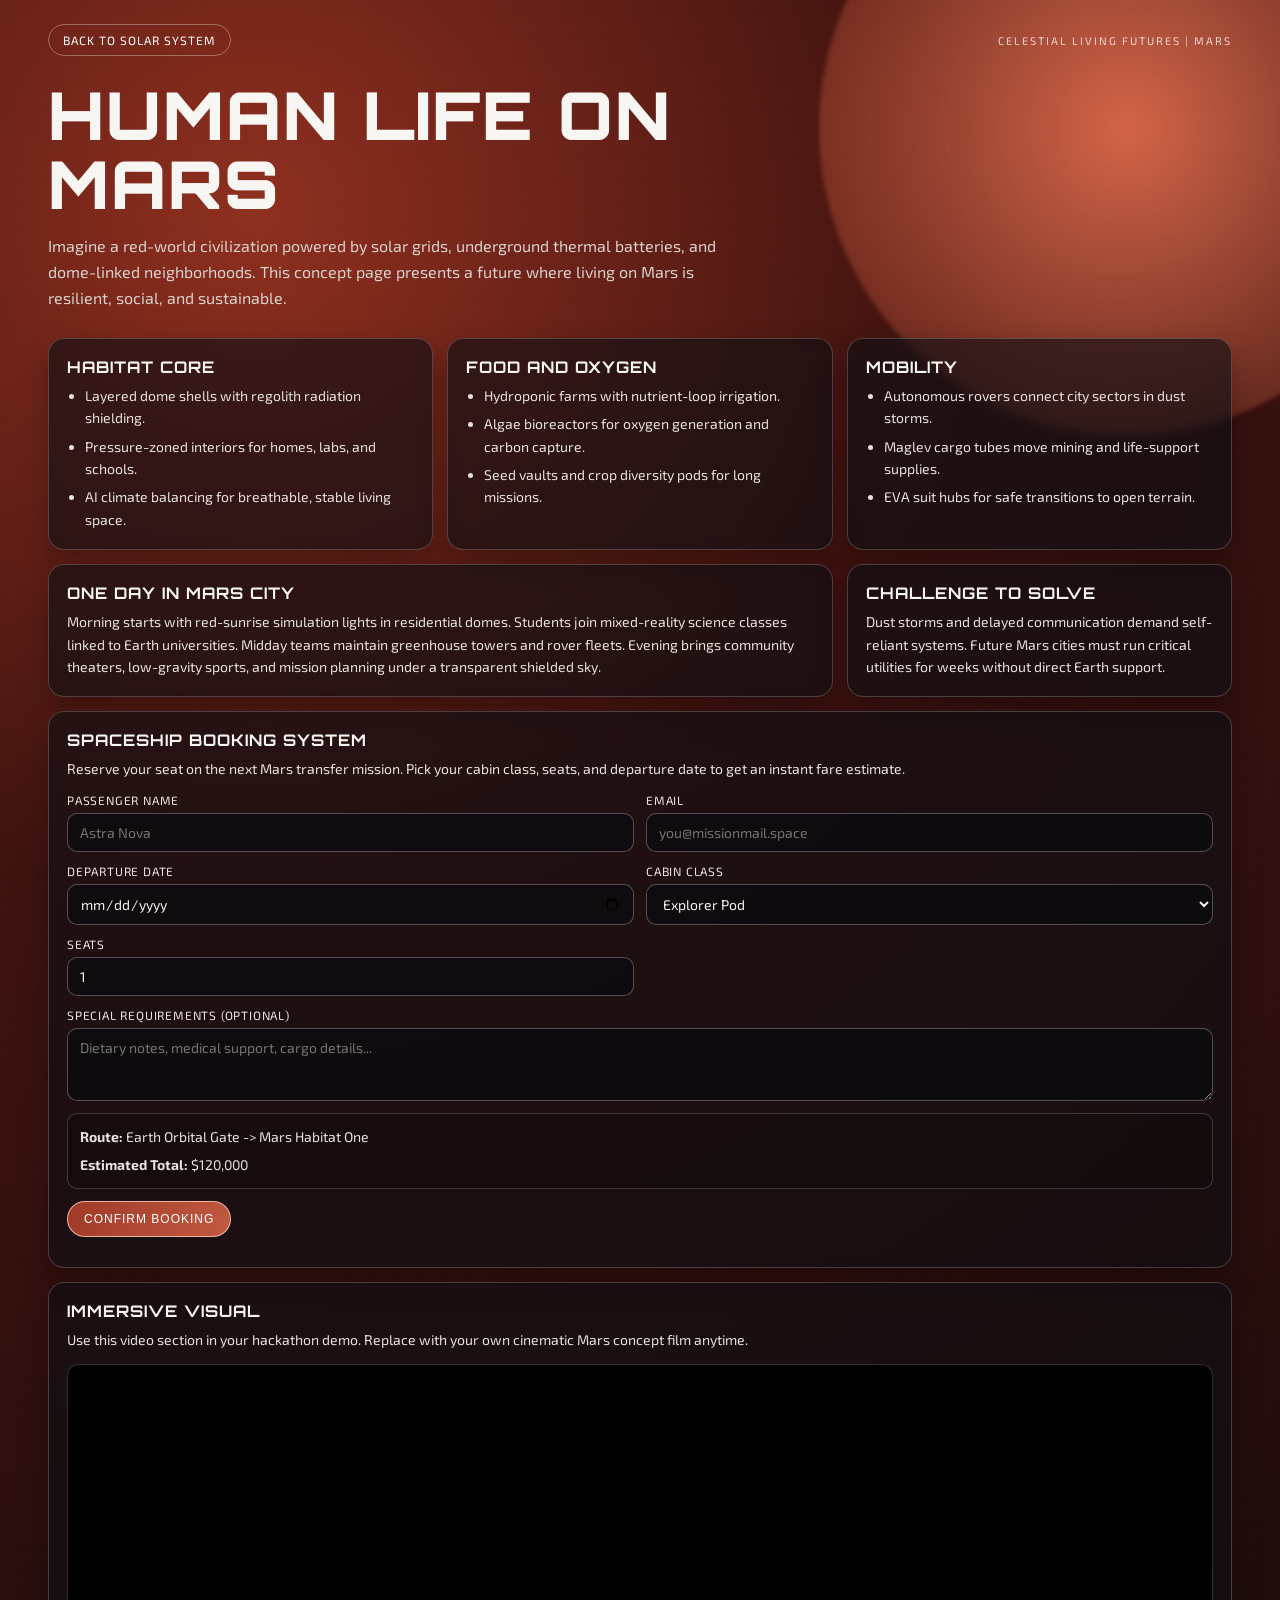
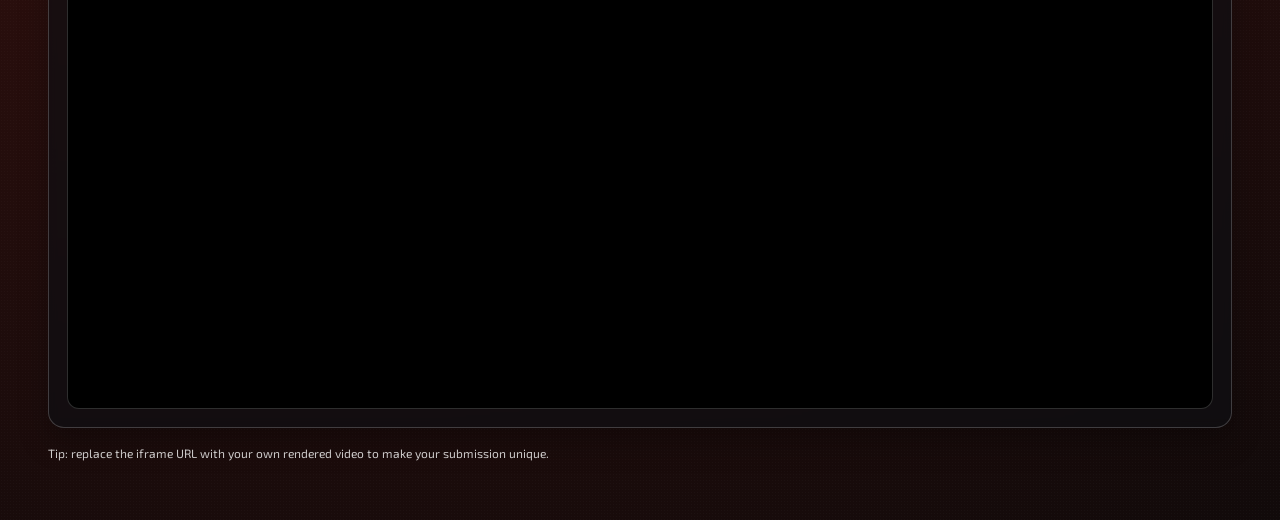
<file: mars.html>
<!DOCTYPE html>
<html lang="en">
<head>
  <meta charset="UTF-8">
  <meta name="viewport" content="width=device-width, initial-scale=1.0">
  <title>Mars Life Vision</title>
  <link rel="stylesheet" href="life-pages.css">
</head>
<body>
  <main class="page mars">
    <header class="topbar">
      <a class="back" href="index.html">Back to Solar System</a>
      <div class="badge">Celestial Living Futures | Mars</div>
    </header>

    <section class="hero">
      <h1>Human Life on Mars</h1>
      <p>Imagine a red-world civilization powered by solar grids, underground thermal batteries, and dome-linked neighborhoods. This concept page presents a future where living on Mars is resilient, social, and sustainable.</p>
    </section>

    <section class="grid">
      <article class="card span-4">
        <h2>Habitat Core</h2>
        <ul>
          <li>Layered dome shells with regolith radiation shielding.</li>
          <li>Pressure-zoned interiors for homes, labs, and schools.</li>
          <li>AI climate balancing for breathable, stable living space.</li>
        </ul>
      </article>

      <article class="card span-4">
        <h2>Food and Oxygen</h2>
        <ul>
          <li>Hydroponic farms with nutrient-loop irrigation.</li>
          <li>Algae bioreactors for oxygen generation and carbon capture.</li>
          <li>Seed vaults and crop diversity pods for long missions.</li>
        </ul>
      </article>

      <article class="card span-4">
        <h2>Mobility</h2>
        <ul>
          <li>Autonomous rovers connect city sectors in dust storms.</li>
          <li>Maglev cargo tubes move mining and life-support supplies.</li>
          <li>EVA suit hubs for safe transitions to open terrain.</li>
        </ul>
      </article>

      <article class="card span-8">
        <h2>One Day in Mars City</h2>
        <p>Morning starts with red-sunrise simulation lights in residential domes. Students join mixed-reality science classes linked to Earth universities. Midday teams maintain greenhouse towers and rover fleets. Evening brings community theaters, low-gravity sports, and mission planning under a transparent shielded sky.</p>
      </article>

      <article class="card span-4">
        <h2>Challenge to Solve</h2>
        <p>Dust storms and delayed communication demand self-reliant systems. Future Mars cities must run critical utilities for weeks without direct Earth support.</p>
      </article>

      <article class="card span-12 booking-card">
        <h2>Spaceship Booking System</h2>
        <p>Reserve your seat on the next Mars transfer mission. Pick your cabin class, seats, and departure date to get an instant fare estimate.</p>

        <form id="shipBookingForm" class="booking-form" novalidate>
          <div class="booking-grid">
            <div class="booking-field">
              <label for="travelerName">Passenger Name</label>
              <input id="travelerName" name="travelerName" type="text" placeholder="Astra Nova" required>
            </div>

            <div class="booking-field">
              <label for="travelerEmail">Email</label>
              <input id="travelerEmail" name="travelerEmail" type="email" placeholder="you@missionmail.space" required>
            </div>

            <div class="booking-field">
              <label for="departureDate">Departure Date</label>
              <input id="departureDate" name="departureDate" type="date" required>
            </div>

            <div class="booking-field">
              <label for="cabinClass">Cabin Class</label>
              <select id="cabinClass" name="cabinClass" required>
                <option value="explorer">Explorer Pod</option>
                <option value="pioneer">Pioneer Cabin</option>
                <option value="commander">Commander Suite</option>
              </select>
            </div>

            <div class="booking-field">
              <label for="seatCount">Seats</label>
              <input id="seatCount" name="seatCount" type="number" min="1" max="6" value="1" required>
            </div>

            <div class="booking-field booking-full">
              <label for="specialReq">Special Requirements (optional)</label>
              <textarea id="specialReq" name="specialReq" rows="3" placeholder="Dietary notes, medical support, cargo details..."></textarea>
            </div>
          </div>

          <div class="booking-summary" id="bookingSummary">
            <p><strong>Route:</strong> Earth Orbital Gate -> Mars Habitat One</p>
            <p><strong>Estimated Total:</strong> <span id="estimatedPrice">$120,000</span></p>
          </div>

          <div class="booking-actions">
            <button type="submit">Confirm Booking</button>
          </div>

          <p id="bookingMessage" class="booking-message" aria-live="polite"></p>
        </form>
      </article>

      <article class="card span-12">
        <h2>Immersive Visual</h2>
        <p>Use this video section in your hackathon demo. Replace with your own cinematic Mars concept film anytime.</p>
        <div class="video-wrap">
          <iframe src="https://www.youtube.com/embed/BEnOzPcleRw" title="Mars concept video" allow="accelerometer; autoplay; clipboard-write; encrypted-media; gyroscope; picture-in-picture; web-share" allowfullscreen></iframe>
        </div>
      </article>
    </section>

    <p class="footer-note">Tip: replace the iframe URL with your own rendered video to make your submission unique.</p>
  </main>

  <script>
    (function () {
      var form = document.getElementById("shipBookingForm");
      if (!form) {
        return;
      }

      var departureDate = document.getElementById("departureDate");
      var cabinClass = document.getElementById("cabinClass");
      var seatCount = document.getElementById("seatCount");
      var estimatedPrice = document.getElementById("estimatedPrice");
      var bookingMessage = document.getElementById("bookingMessage");
      var travelerName = document.getElementById("travelerName");

      var baseFare = 120000;
      var classMultiplier = {
        explorer: 1,
        pioneer: 1.35,
        commander: 1.9
      };

      var today = new Date();
      var yyyy = today.getFullYear();
      var mm = String(today.getMonth() + 1).padStart(2, "0");
      var dd = String(today.getDate()).padStart(2, "0");
      departureDate.min = yyyy + "-" + mm + "-" + dd;

      function formatUSD(value) {
        return new Intl.NumberFormat("en-US", {
          style: "currency",
          currency: "USD",
          maximumFractionDigits: 0
        }).format(value);
      }

      function currentTotal() {
        var seats = Math.max(1, parseInt(seatCount.value || "1", 10));
        var selectedClass = cabinClass.value;
        var multiplier = classMultiplier[selectedClass] || 1;
        return Math.round(baseFare * seats * multiplier);
      }

      function updateEstimate() {
        estimatedPrice.textContent = formatUSD(currentTotal());
      }

      cabinClass.addEventListener("change", updateEstimate);
      seatCount.addEventListener("input", updateEstimate);

      form.addEventListener("submit", function (event) {
        event.preventDefault();

        if (!form.checkValidity()) {
          bookingMessage.textContent = "Please fill all required booking fields correctly.";
          bookingMessage.className = "booking-message error";
          form.reportValidity();
          return;
        }

        var ref = "MARS-" + Date.now().toString().slice(-6);
        bookingMessage.textContent =
          "Booking confirmed for " + travelerName.value.trim() +
          ". Reference: " + ref +
          ". Total fare: " + formatUSD(currentTotal()) + ".";
        bookingMessage.className = "booking-message success";
      });

      updateEstimate();
    })();
  </script>
</body>
</html>
</file>
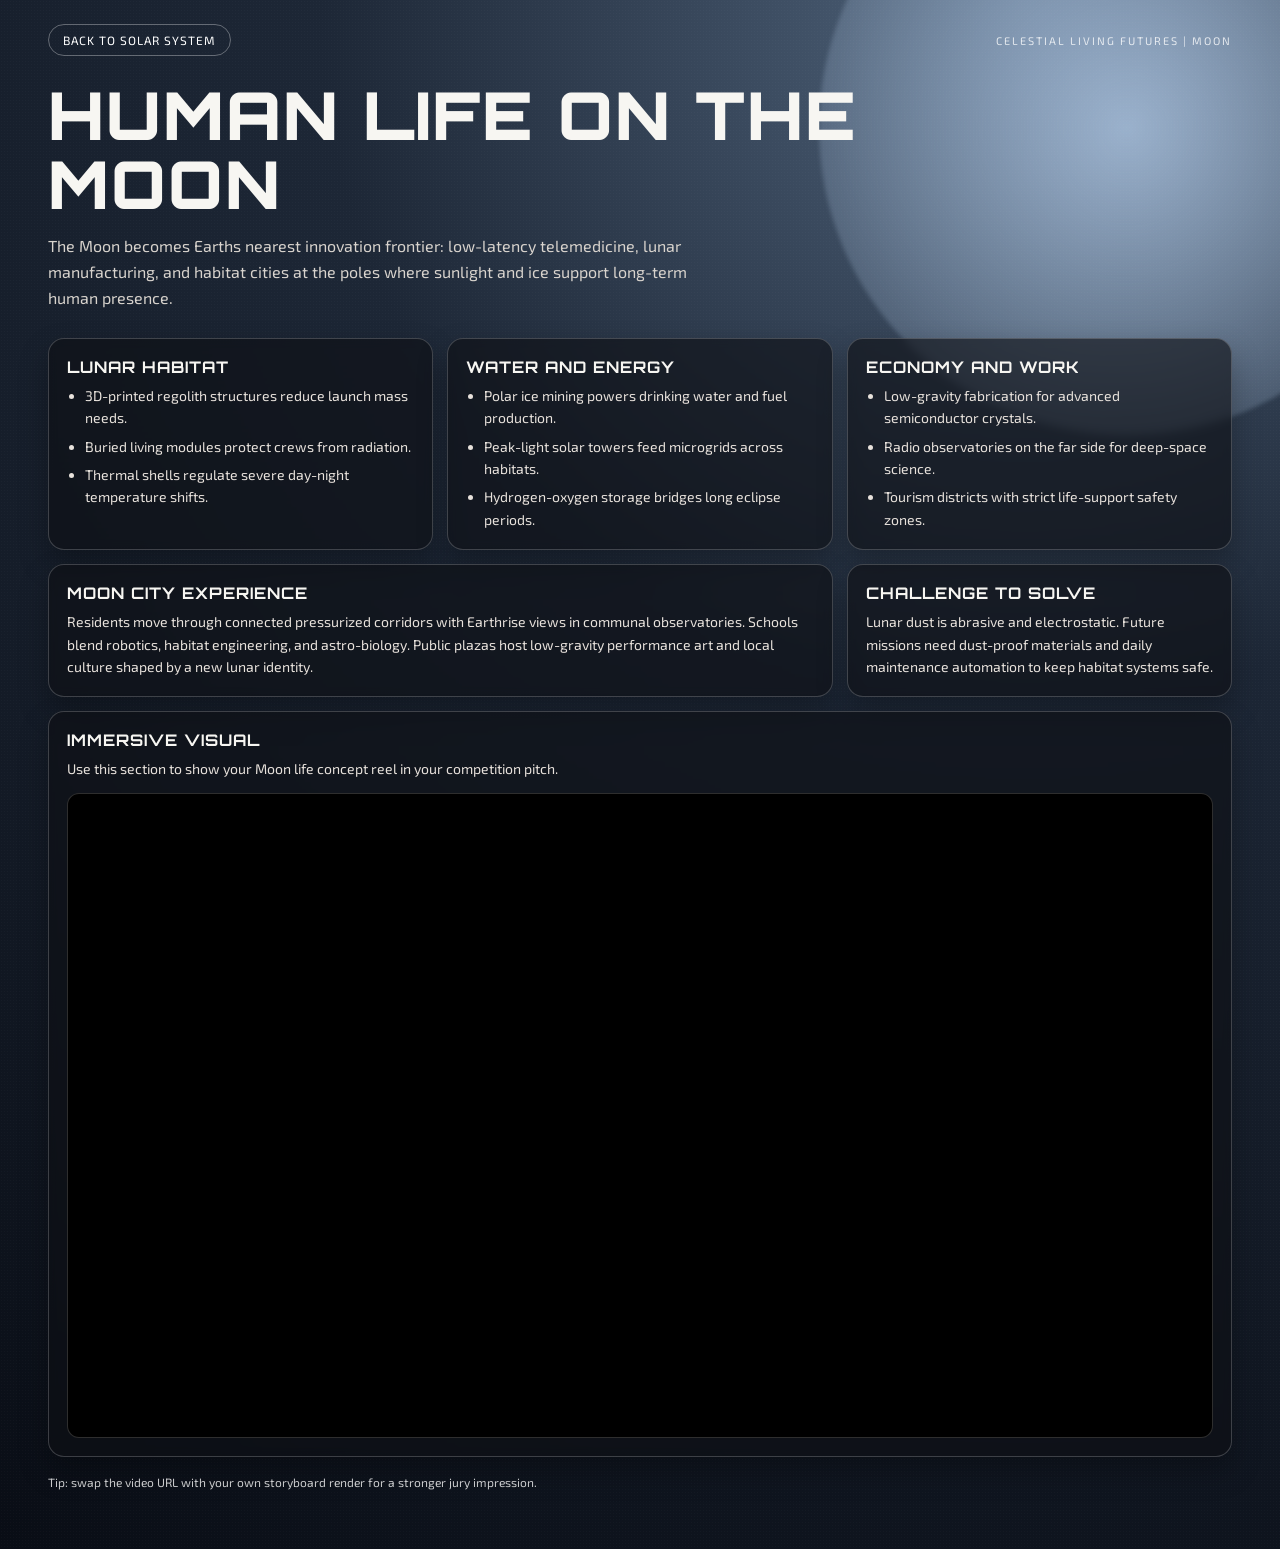
<file: moon.html>
<!DOCTYPE html>
<html lang="en">
<head>
  <meta charset="UTF-8">
  <meta name="viewport" content="width=device-width, initial-scale=1.0">
  <title>Moon Life Vision</title>
  <link rel="stylesheet" href="life-pages.css">
</head>
<body>
  <main class="page moon">
    <header class="topbar">
      <a class="back" href="index.html">Back to Solar System</a>
      <div class="badge">Celestial Living Futures | Moon</div>
    </header>

    <section class="hero">
      <h1>Human Life on the Moon</h1>
      <p>The Moon becomes Earths nearest innovation frontier: low-latency telemedicine, lunar manufacturing, and habitat cities at the poles where sunlight and ice support long-term human presence.</p>
    </section>

    <section class="grid">
      <article class="card span-4">
        <h2>Lunar Habitat</h2>
        <ul>
          <li>3D-printed regolith structures reduce launch mass needs.</li>
          <li>Buried living modules protect crews from radiation.</li>
          <li>Thermal shells regulate severe day-night temperature shifts.</li>
        </ul>
      </article>

      <article class="card span-4">
        <h2>Water and Energy</h2>
        <ul>
          <li>Polar ice mining powers drinking water and fuel production.</li>
          <li>Peak-light solar towers feed microgrids across habitats.</li>
          <li>Hydrogen-oxygen storage bridges long eclipse periods.</li>
        </ul>
      </article>

      <article class="card span-4">
        <h2>Economy and Work</h2>
        <ul>
          <li>Low-gravity fabrication for advanced semiconductor crystals.</li>
          <li>Radio observatories on the far side for deep-space science.</li>
          <li>Tourism districts with strict life-support safety zones.</li>
        </ul>
      </article>

      <article class="card span-8">
        <h2>Moon City Experience</h2>
        <p>Residents move through connected pressurized corridors with Earthrise views in communal observatories. Schools blend robotics, habitat engineering, and astro-biology. Public plazas host low-gravity performance art and local culture shaped by a new lunar identity.</p>
      </article>

      <article class="card span-4">
        <h2>Challenge to Solve</h2>
        <p>Lunar dust is abrasive and electrostatic. Future missions need dust-proof materials and daily maintenance automation to keep habitat systems safe.</p>
      </article>

      <article class="card span-12">
        <h2>Immersive Visual</h2>
        <p>Use this section to show your Moon life concept reel in your competition pitch.</p>
        <div class="video-wrap">
          <iframe src="https://www.youtube.com/embed/2iSZMv64wuU" title="Moon concept video" allow="accelerometer; autoplay; clipboard-write; encrypted-media; gyroscope; picture-in-picture; web-share" allowfullscreen></iframe>
        </div>
      </article>
    </section>

    <p class="footer-note">Tip: swap the video URL with your own storyboard render for a stronger jury impression.</p>
  </main>
</body>
</html>
</file>
<file: life-pages.css>
@import url("https://fonts.googleapis.com/css2?family=Orbitron:wght@500;700;900&family=Exo+2:wght@300;400;600&display=swap");

:root {
  --text: #f7f6f2;
  --muted: #d8d3cd;
  --panel: rgba(14, 16, 20, 0.62);
}

* {
  box-sizing: border-box;
}

body {
  margin: 0;
  min-height: 100vh;
  color: var(--text);
  font-family: "Exo 2", sans-serif;
}

.page {
  min-height: 100vh;
  display: grid;
  grid-template-rows: auto auto 1fr auto;
  padding: 24px clamp(16px, 4vw, 48px) 48px;
  position: relative;
  overflow: hidden;
}

.page::before,
.page::after {
  content: "";
  position: absolute;
  pointer-events: none;
}

.page::before {
  width: 48vw;
  height: 48vw;
  border-radius: 50%;
  right: -12vw;
  top: -14vw;
  filter: blur(2px);
}

.page::after {
  inset: 0;
  background-image: radial-gradient(rgba(255, 255, 255, 0.14) 1px, transparent 1px);
  background-size: 3px 3px;
  opacity: 0.16;
}

.page.mars {
  background: radial-gradient(circle at 20% 10%, #8f2f1f 0%, #3f120f 32%, #110a0a 100%);
}

.page.mars::before {
  background: radial-gradient(circle, rgba(255, 124, 88, 0.78), rgba(143, 47, 31, 0.1));
}

.page.moon {
  background: radial-gradient(circle at 80% 0%, #50647c 0%, #1d2736 38%, #090d15 100%);
}

.page.moon::before {
  background: radial-gradient(circle, rgba(191, 216, 245, 0.7), rgba(57, 72, 92, 0.1));
}

.topbar {
  display: flex;
  align-items: center;
  justify-content: space-between;
  position: relative;
  z-index: 2;
}

.back {
  color: #fff;
  text-decoration: none;
  border: 1px solid rgba(255, 255, 255, 0.32);
  border-radius: 999px;
  padding: 8px 14px;
  font-size: 12px;
  letter-spacing: 1px;
  text-transform: uppercase;
}

.badge {
  text-transform: uppercase;
  letter-spacing: 2px;
  font-size: 11px;
  color: rgba(255, 255, 255, 0.78);
}

.hero {
  position: relative;
  z-index: 2;
  margin-top: 24px;
  max-width: 860px;
}

.hero h1 {
  margin: 0;
  font-family: "Orbitron", sans-serif;
  font-weight: 900;
  text-transform: uppercase;
  letter-spacing: 2px;
  font-size: clamp(28px, 6vw, 66px);
  line-height: 1.05;
}

.hero p {
  margin: 14px 0 0;
  color: var(--muted);
  max-width: 68ch;
  line-height: 1.65;
}

.grid {
  position: relative;
  z-index: 2;
  display: grid;
  grid-template-columns: repeat(12, minmax(0, 1fr));
  gap: 14px;
  margin-top: 26px;
}

.card {
  background: var(--panel);
  border: 1px solid rgba(255, 255, 255, 0.2);
  border-radius: 16px;
  padding: 18px;
  backdrop-filter: blur(4px);
  box-shadow: 0 14px 30px rgba(0, 0, 0, 0.28);
}

.card h2 {
  margin: 0 0 8px;
  font-family: "Orbitron", sans-serif;
  font-size: 16px;
  letter-spacing: 1px;
  text-transform: uppercase;
}

.card p,
.card li {
  margin: 0;
  color: #e8e2dc;
  line-height: 1.6;
  font-size: 14px;
}

.card ul {
  margin: 0;
  padding-left: 18px;
  display: grid;
  gap: 6px;
}

.span-4 {
  grid-column: span 4;
}

.span-6 {
  grid-column: span 6;
}

.span-8 {
  grid-column: span 8;
}

.span-12 {
  grid-column: span 12;
}

.video-wrap {
  border-radius: 12px;
  overflow: hidden;
  border: 1px solid rgba(255, 255, 255, 0.18);
  margin-top: 12px;
  background: #000;
}

.video-wrap iframe {
  width: 100%;
  aspect-ratio: 16 / 9;
  border: 0;
  display: block;
}

.booking-card p {
  margin-bottom: 12px;
}

.booking-form {
  margin-top: 8px;
}

.booking-grid {
  display: grid;
  grid-template-columns: repeat(2, minmax(0, 1fr));
  gap: 12px;
}

.booking-field {
  display: grid;
  gap: 6px;
}

.booking-full {
  grid-column: 1 / -1;
}

.booking-field label {
  font-size: 12px;
  letter-spacing: 0.8px;
  text-transform: uppercase;
  color: #f1e6de;
}

.booking-field input,
.booking-field select,
.booking-field textarea {
  width: 100%;
  border: 1px solid rgba(255, 255, 255, 0.28);
  border-radius: 10px;
  padding: 10px 12px;
  background: rgba(8, 10, 14, 0.65);
  color: #f7f6f2;
  font-family: inherit;
  font-size: 14px;
}

.booking-field textarea {
  resize: vertical;
}

.booking-field input:focus,
.booking-field select:focus,
.booking-field textarea:focus {
  outline: none;
  border-color: rgba(255, 181, 154, 0.85);
  box-shadow: 0 0 0 2px rgba(255, 124, 88, 0.2);
}

.booking-summary {
  margin-top: 12px;
  padding: 12px;
  border-radius: 10px;
  border: 1px solid rgba(255, 255, 255, 0.18);
  background: rgba(17, 10, 10, 0.5);
}

.booking-summary p {
  margin: 0;
}

.booking-summary p + p {
  margin-top: 6px;
}

.booking-actions {
  margin-top: 12px;
}

.booking-actions button {
  border: 1px solid rgba(255, 207, 190, 0.8);
  background: linear-gradient(120deg, #9f3a28, #c25941);
  color: #fff;
  padding: 10px 16px;
  border-radius: 999px;
  font-size: 12px;
  letter-spacing: 1px;
  text-transform: uppercase;
  cursor: pointer;
}

.booking-actions button:hover {
  filter: brightness(1.08);
}

.booking-message {
  margin-top: 10px;
  font-size: 13px;
}

.booking-message.success {
  color: #b9ffcf;
}

.booking-message.error {
  color: #ffd1cc;
}

.footer-note {
  position: relative;
  z-index: 2;
  margin-top: 18px;
  font-size: 12px;
  color: rgba(255, 255, 255, 0.78);
}

@media (max-width: 980px) {
  .span-4,
  .span-6,
  .span-8 {
    grid-column: span 12;
  }

  .booking-grid {
    grid-template-columns: 1fr;
  }

  .hero p {
    max-width: 100%;
  }
}
</file>
